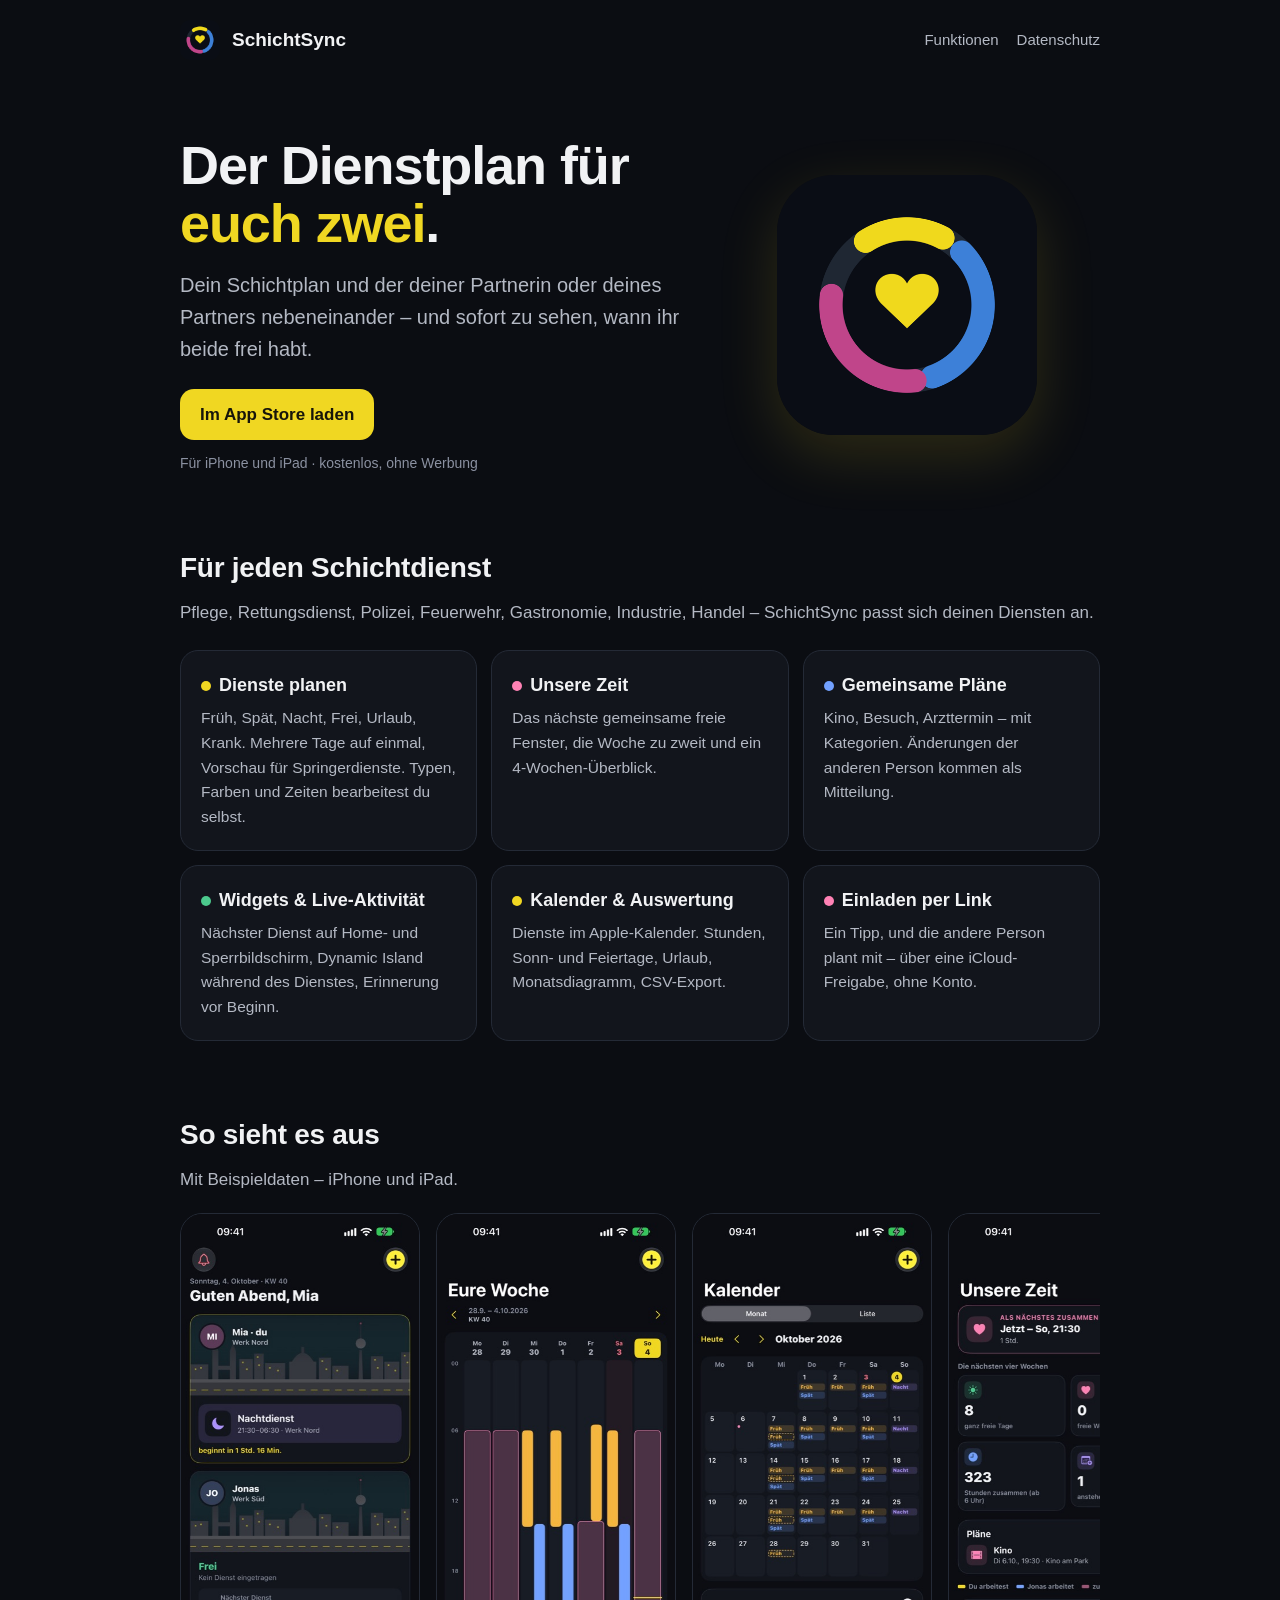
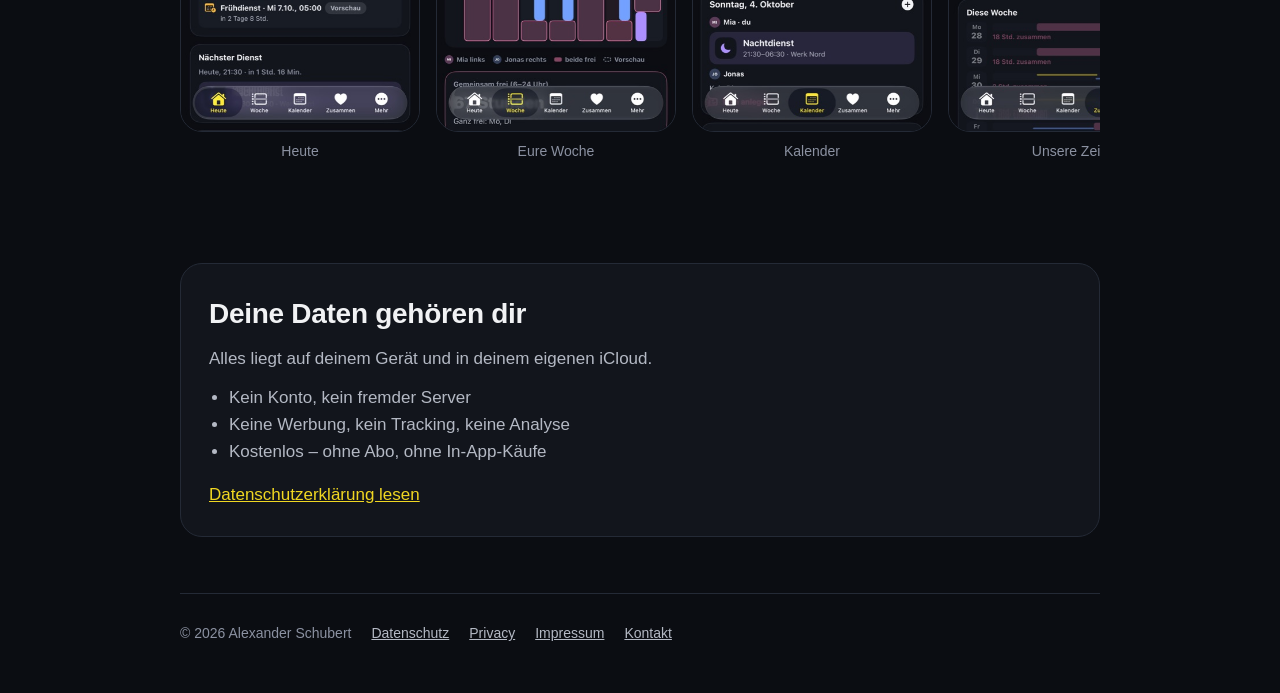
<file: index.html>
<!doctype html>
<html lang="de">
<head>
<meta charset="utf-8">
<meta name="viewport" content="width=device-width,initial-scale=1">
<title>SchichtSync – Dienstplan zu zweit</title>
<meta name="description" content="Dein Schichtplan und der deiner Partnerin oder deines Partners nebeneinander – mit der Zeit, in der ihr beide frei habt. Kostenlos, ohne Werbung, deine Daten bleiben in deinem iCloud.">
<meta property="og:title" content="SchichtSync – Dienstplan zu zweit">
<meta property="og:description" content="Zwei Dienstpläne nebeneinander und die Zeit, in der ihr beide frei habt.">
<meta property="og:image" content="icon.png">
<meta name="apple-itunes-app" content="app-id=6819067024">
<link rel="icon" href="icon.png">
<link rel="apple-touch-icon" href="apple-touch-icon.png">
<link rel="stylesheet" href="style.css">
</head>
<body>
<div class="wrap">
<header class="top"><img src="icon.png" alt=""><strong>SchichtSync</strong><nav><a href="#funktionen">Funktionen</a><a href="datenschutz.html">Datenschutz</a></nav></header>

<div class="hero">
  <div>
    <h1>Der Dienstplan für <em>euch zwei</em>.</h1>
    <p class="lead">Dein Schichtplan und der deiner Partnerin oder deines Partners nebeneinander – und sofort zu sehen, wann ihr beide frei habt.</p>
    <a class="badge" href="https://apps.apple.com/de/app/schichtsync/id6819067024">Im App Store laden</a>
    <p class="note">Für iPhone und iPad · kostenlos, ohne Werbung</p>
  </div>
  <img class="icon" src="icon.png" alt="SchichtSync App-Symbol">
</div>

<section id="funktionen">
  <h2>Für jeden Schichtdienst</h2>
  <p style="color:var(--text2);margin:0">Pflege, Rettungsdienst, Polizei, Feuerwehr, Gastronomie, Industrie, Handel – SchichtSync passt sich deinen Diensten an.</p>
  <div class="grid">
    <div class="card"><h3><span class="dot"></span>Dienste planen</h3><p>Früh, Spät, Nacht, Frei, Urlaub, Krank. Mehrere Tage auf einmal, Vorschau für Springerdienste. Typen, Farben und Zeiten bearbeitest du selbst.</p></div>
    <div class="card"><h3><span class="dot" style="background:var(--pink)"></span>Unsere Zeit</h3><p>Das nächste gemeinsame freie Fenster, die Woche zu zweit und ein 4-Wochen-Überblick.</p></div>
    <div class="card"><h3><span class="dot" style="background:var(--blue)"></span>Gemeinsame Pläne</h3><p>Kino, Besuch, Arzttermin – mit Kategorien. Änderungen der anderen Person kommen als Mitteilung.</p></div>
    <div class="card"><h3><span class="dot" style="background:var(--green)"></span>Widgets &amp; Live-Aktivität</h3><p>Nächster Dienst auf Home- und Sperrbildschirm, Dynamic Island während des Dienstes, Erinnerung vor Beginn.</p></div>
    <div class="card"><h3><span class="dot"></span>Kalender &amp; Auswertung</h3><p>Dienste im Apple-Kalender. Stunden, Sonn- und Feiertage, Urlaub, Monatsdiagramm, CSV-Export.</p></div>
    <div class="card"><h3><span class="dot" style="background:var(--pink)"></span>Einladen per Link</h3><p>Ein Tipp, und die andere Person plant mit – über eine iCloud-Freigabe, ohne Konto.</p></div>
  </div>
</section>

<section id="bilder">
  <h2>So sieht es aus</h2>
  <p style="color:var(--text2);margin:0">Mit Beispieldaten – iPhone und iPad.</p>
  <div class="shots">
    <figure><img src="shots/iphone-1-heute.jpg" alt="Heute: beide Personen und der nächste Dienst" loading="lazy"><figcaption>Heute</figcaption></figure>
    <figure><img src="shots/iphone-2-woche.jpg" alt="Eure Woche mit gemeinsam freier Zeit" loading="lazy"><figcaption>Eure Woche</figcaption></figure>
    <figure><img src="shots/iphone-3-kalender.jpg" alt="Monatskalender mit Diensten" loading="lazy"><figcaption>Kalender</figcaption></figure>
    <figure><img src="shots/iphone-4-zusammen.jpg" alt="Unsere Zeit: nächstes gemeinsames freies Fenster" loading="lazy"><figcaption>Unsere Zeit</figcaption></figure>
  </div>
</section>

<section>
  <div class="privacy">
    <h2>Deine Daten gehören dir</h2>
    <p style="color:var(--text2);margin:0">Alles liegt auf deinem Gerät und in deinem eigenen iCloud.</p>
    <ul>
      <li>Kein Konto, kein fremder Server</li>
      <li>Keine Werbung, kein Tracking, keine Analyse</li>
      <li>Kostenlos – ohne Abo, ohne In-App-Käufe</li>
    </ul>
    <p style="margin:16px 0 0"><a href="datenschutz.html">Datenschutzerklärung lesen</a></p>
  </div>
</section>

<footer><span>© 2026 Alexander Schubert</span><a href="datenschutz.html">Datenschutz</a><a href="privacy.html">Privacy</a><a href="impressum.html">Impressum</a><a href="mailto:schubert.alexander@me.com">Kontakt</a></footer>
</div>
</body>
</html>
</file>
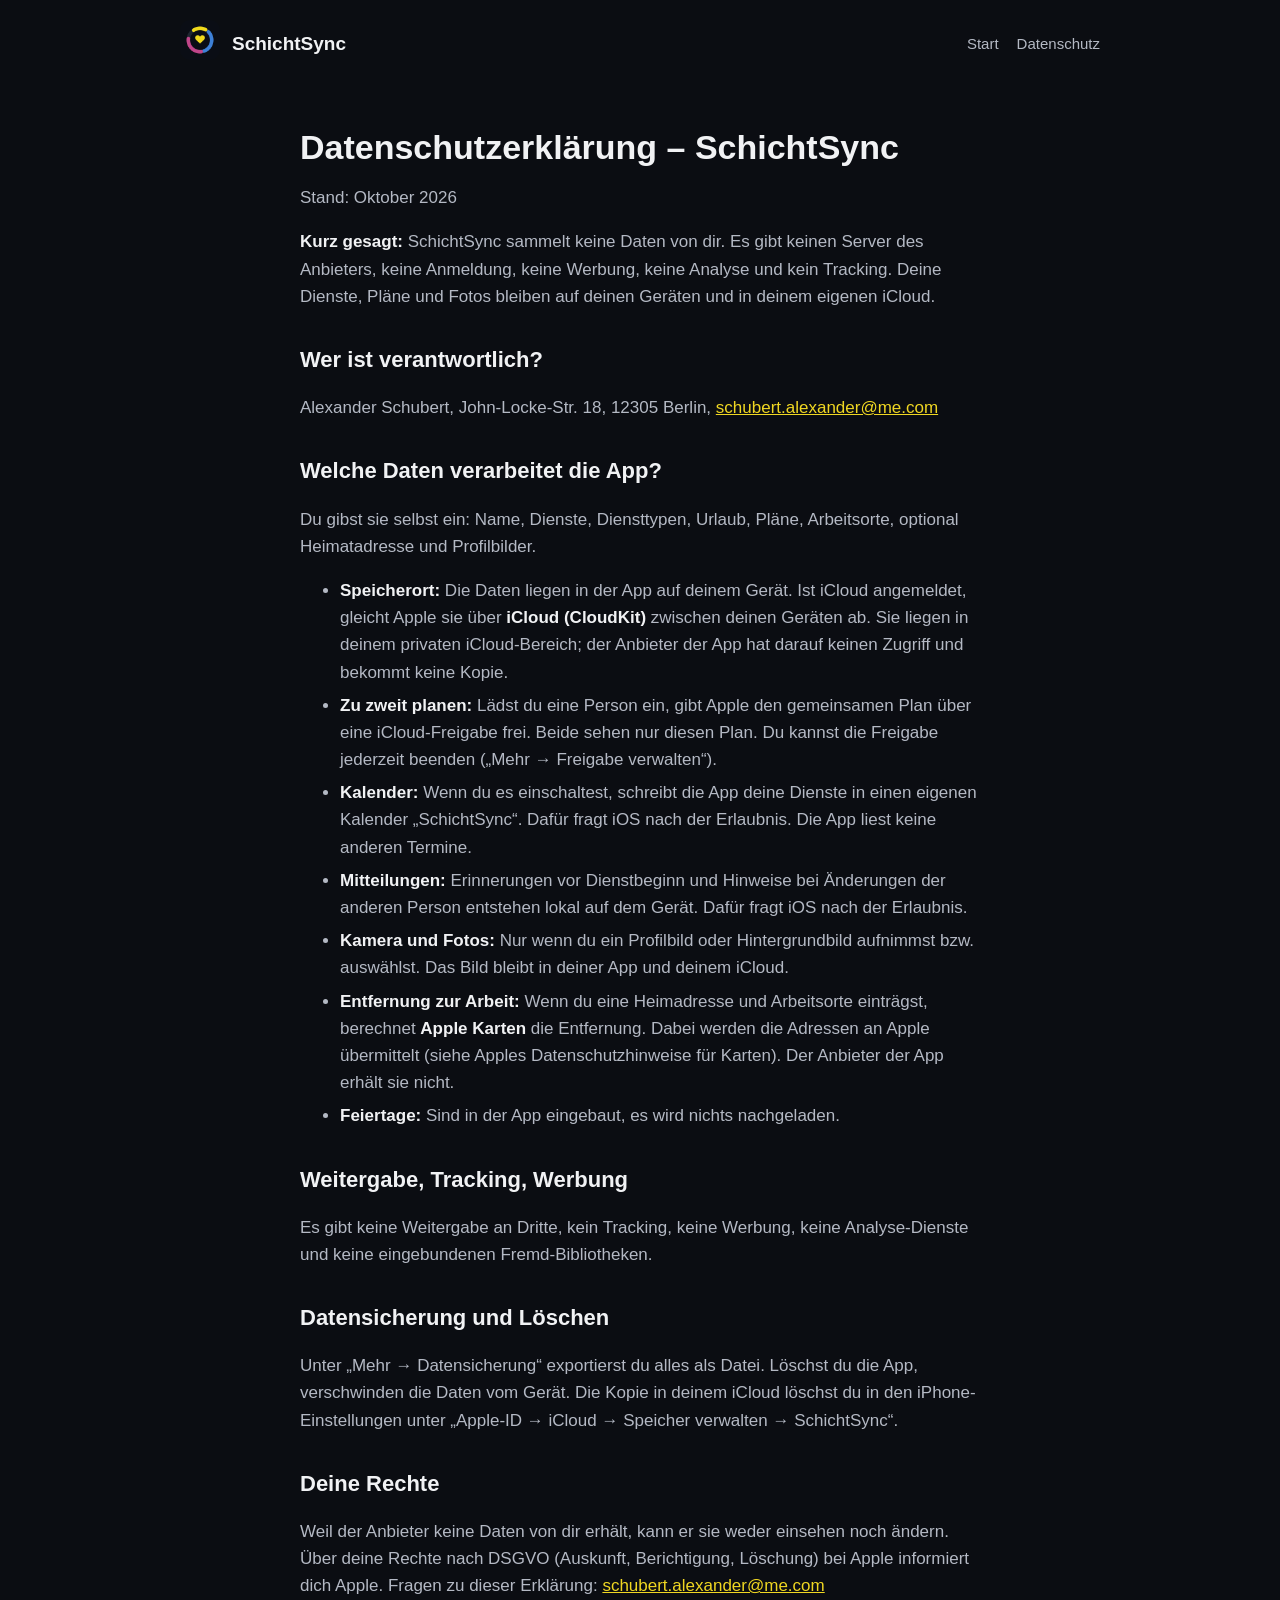
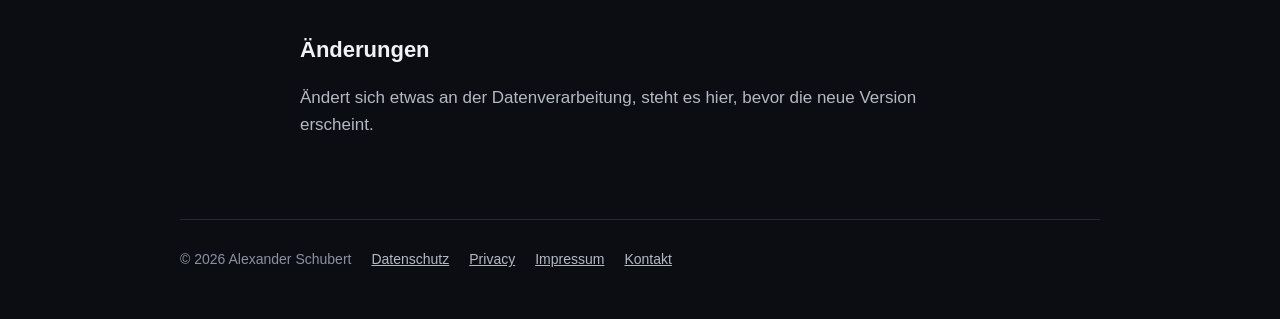
<file: datenschutz.html>
<!doctype html>
<html lang="de">
<head>
<meta charset="utf-8">
<meta name="viewport" content="width=device-width,initial-scale=1">
<title>Datenschutz – SchichtSync</title>
<meta name="description" content="Datenschutzerklärung der App SchichtSync">
<link rel="icon" href="icon.png">
<link rel="apple-touch-icon" href="apple-touch-icon.png">
<link rel="stylesheet" href="style.css">
</head>
<body>
<div class="wrap">
<header class="top"><a href="./"><img src="icon.png" alt=""></a><strong>SchichtSync</strong><nav><a href="./">Start</a><a href="datenschutz.html">Datenschutz</a></nav></header>
</div>
<main class="doc"><h1>Datenschutzerklärung – SchichtSync</h1>
<p>Stand: Oktober 2026</p>
<p><strong>Kurz gesagt:</strong> SchichtSync sammelt keine Daten von dir. Es gibt keinen Server des Anbieters, keine Anmeldung, keine Werbung, keine Analyse und kein Tracking. Deine Dienste, Pläne und Fotos bleiben auf deinen Geräten und in deinem eigenen iCloud.</p>
<h2>Wer ist verantwortlich?</h2>
<p>Alexander Schubert, John-Locke-Str. 18, 12305 Berlin, <a href="mailto:schubert.alexander@me.com">schubert.alexander@me.com</a></p>
<h2>Welche Daten verarbeitet die App?</h2>
<p>Du gibst sie selbst ein: Name, Dienste, Diensttypen, Urlaub, Pläne, Arbeitsorte, optional Heimatadresse und Profilbilder.</p>
<ul>
<li><strong>Speicherort:</strong> Die Daten liegen in der App auf deinem Gerät. Ist iCloud angemeldet, gleicht Apple sie über <strong>iCloud (CloudKit)</strong> zwischen deinen Geräten ab. Sie liegen in deinem privaten iCloud-Bereich; der Anbieter der App hat darauf keinen Zugriff und bekommt keine Kopie.</li>
<li><strong>Zu zweit planen:</strong> Lädst du eine Person ein, gibt Apple den gemeinsamen Plan über eine iCloud-Freigabe frei. Beide sehen nur diesen Plan. Du kannst die Freigabe jederzeit beenden („Mehr → Freigabe verwalten“).</li>
<li><strong>Kalender:</strong> Wenn du es einschaltest, schreibt die App deine Dienste in einen eigenen Kalender „SchichtSync“. Dafür fragt iOS nach der Erlaubnis. Die App liest keine anderen Termine.</li>
<li><strong>Mitteilungen:</strong> Erinnerungen vor Dienstbeginn und Hinweise bei Änderungen der anderen Person entstehen lokal auf dem Gerät. Dafür fragt iOS nach der Erlaubnis.</li>
<li><strong>Kamera und Fotos:</strong> Nur wenn du ein Profilbild oder Hintergrundbild aufnimmst bzw. auswählst. Das Bild bleibt in deiner App und deinem iCloud.</li>
<li><strong>Entfernung zur Arbeit:</strong> Wenn du eine Heimadresse und Arbeitsorte einträgst, berechnet <strong>Apple Karten</strong> die Entfernung. Dabei werden die Adressen an Apple übermittelt (siehe Apples Datenschutzhinweise für Karten). Der Anbieter der App erhält sie nicht.</li>
<li><strong>Feiertage:</strong> Sind in der App eingebaut, es wird nichts nachgeladen.</li>
</ul>
<h2>Weitergabe, Tracking, Werbung</h2>
<p>Es gibt keine Weitergabe an Dritte, kein Tracking, keine Werbung, keine Analyse-Dienste und keine eingebundenen Fremd-Bibliotheken.</p>
<h2>Datensicherung und Löschen</h2>
<p>Unter „Mehr → Datensicherung“ exportierst du alles als Datei. Löschst du die App, verschwinden die Daten vom Gerät. Die Kopie in deinem iCloud löschst du in den iPhone-Einstellungen unter „Apple-ID → iCloud → Speicher verwalten → SchichtSync“.</p>
<h2>Deine Rechte</h2>
<p>Weil der Anbieter keine Daten von dir erhält, kann er sie weder einsehen noch ändern. Über deine Rechte nach DSGVO (Auskunft, Berichtigung, Löschung) bei Apple informiert dich Apple. Fragen zu dieser Erklärung: <a href="mailto:schubert.alexander@me.com">schubert.alexander@me.com</a></p>
<h2>Änderungen</h2>
<p>Ändert sich etwas an der Datenverarbeitung, steht es hier, bevor die neue Version erscheint.</p></main>
<div class="wrap"><footer><span>© 2026 Alexander Schubert</span><a href="datenschutz.html">Datenschutz</a><a href="privacy.html">Privacy</a><a href="impressum.html">Impressum</a><a href="mailto:schubert.alexander@me.com">Kontakt</a></footer></div>
</body>
</html>
</file>
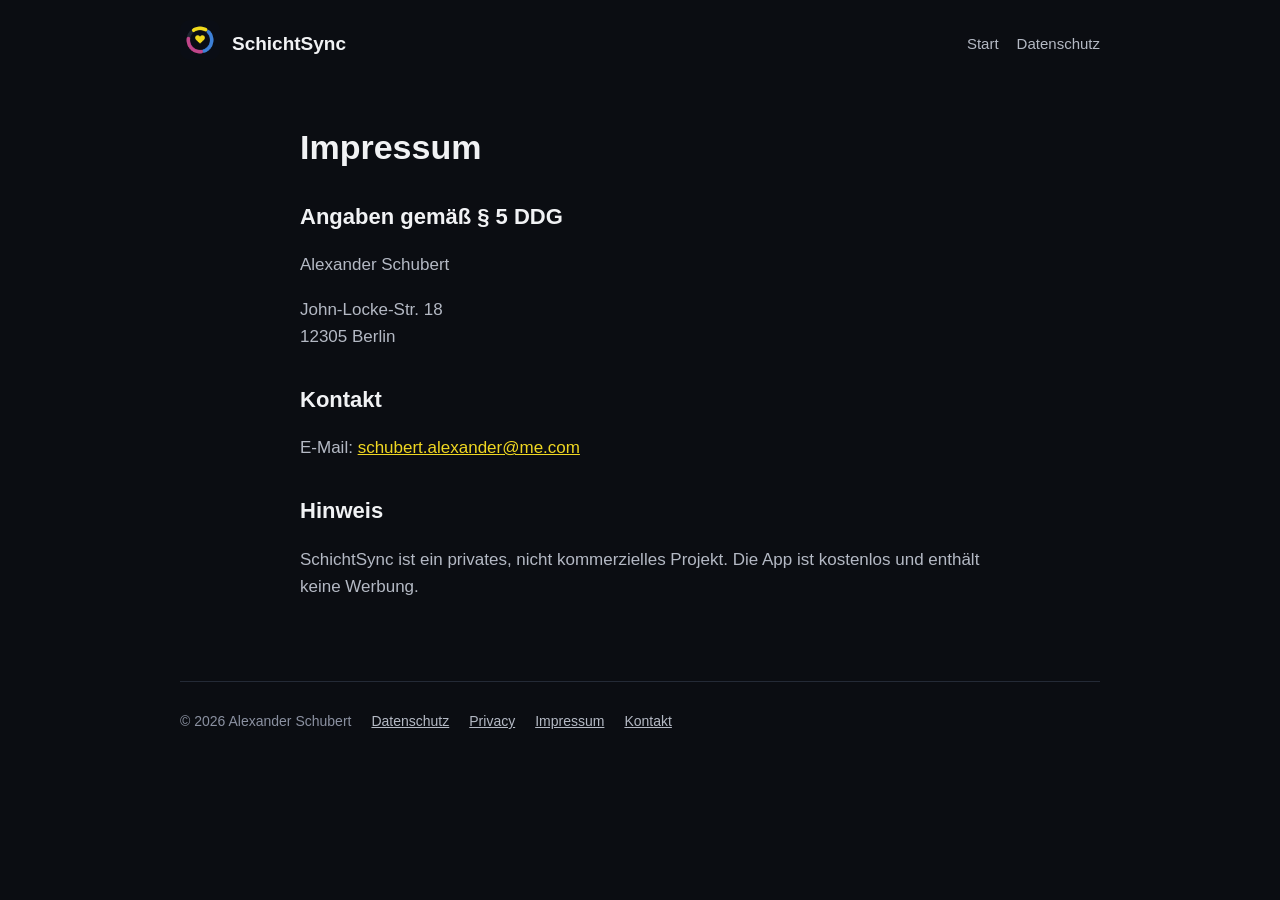
<file: impressum.html>
<!doctype html>
<html lang="de">
<head>
<meta charset="utf-8">
<meta name="viewport" content="width=device-width,initial-scale=1">
<title>Impressum – SchichtSync</title>
<meta name="description" content="Impressum">
<link rel="icon" href="icon.png">
<link rel="apple-touch-icon" href="apple-touch-icon.png">
<link rel="stylesheet" href="style.css">
</head>
<body>
<div class="wrap">
<header class="top"><a href="./"><img src="icon.png" alt=""></a><strong>SchichtSync</strong><nav><a href="./">Start</a><a href="datenschutz.html">Datenschutz</a></nav></header>
</div>
<main class="doc"><h1>Impressum</h1>
<h2>Angaben gemäß § 5 DDG</h2>
<p>Alexander Schubert</p>
<p>John-Locke-Str. 18<br>12305 Berlin</p>
<h2>Kontakt</h2>
<p>E-Mail: <a href="mailto:schubert.alexander@me.com">schubert.alexander@me.com</a></p>
<h2>Hinweis</h2>
<p>SchichtSync ist ein privates, nicht kommerzielles Projekt. Die App ist kostenlos und enthält keine Werbung.</p></main>
<div class="wrap"><footer><span>© 2026 Alexander Schubert</span><a href="datenschutz.html">Datenschutz</a><a href="privacy.html">Privacy</a><a href="impressum.html">Impressum</a><a href="mailto:schubert.alexander@me.com">Kontakt</a></footer></div>
</body>
</html>
</file>
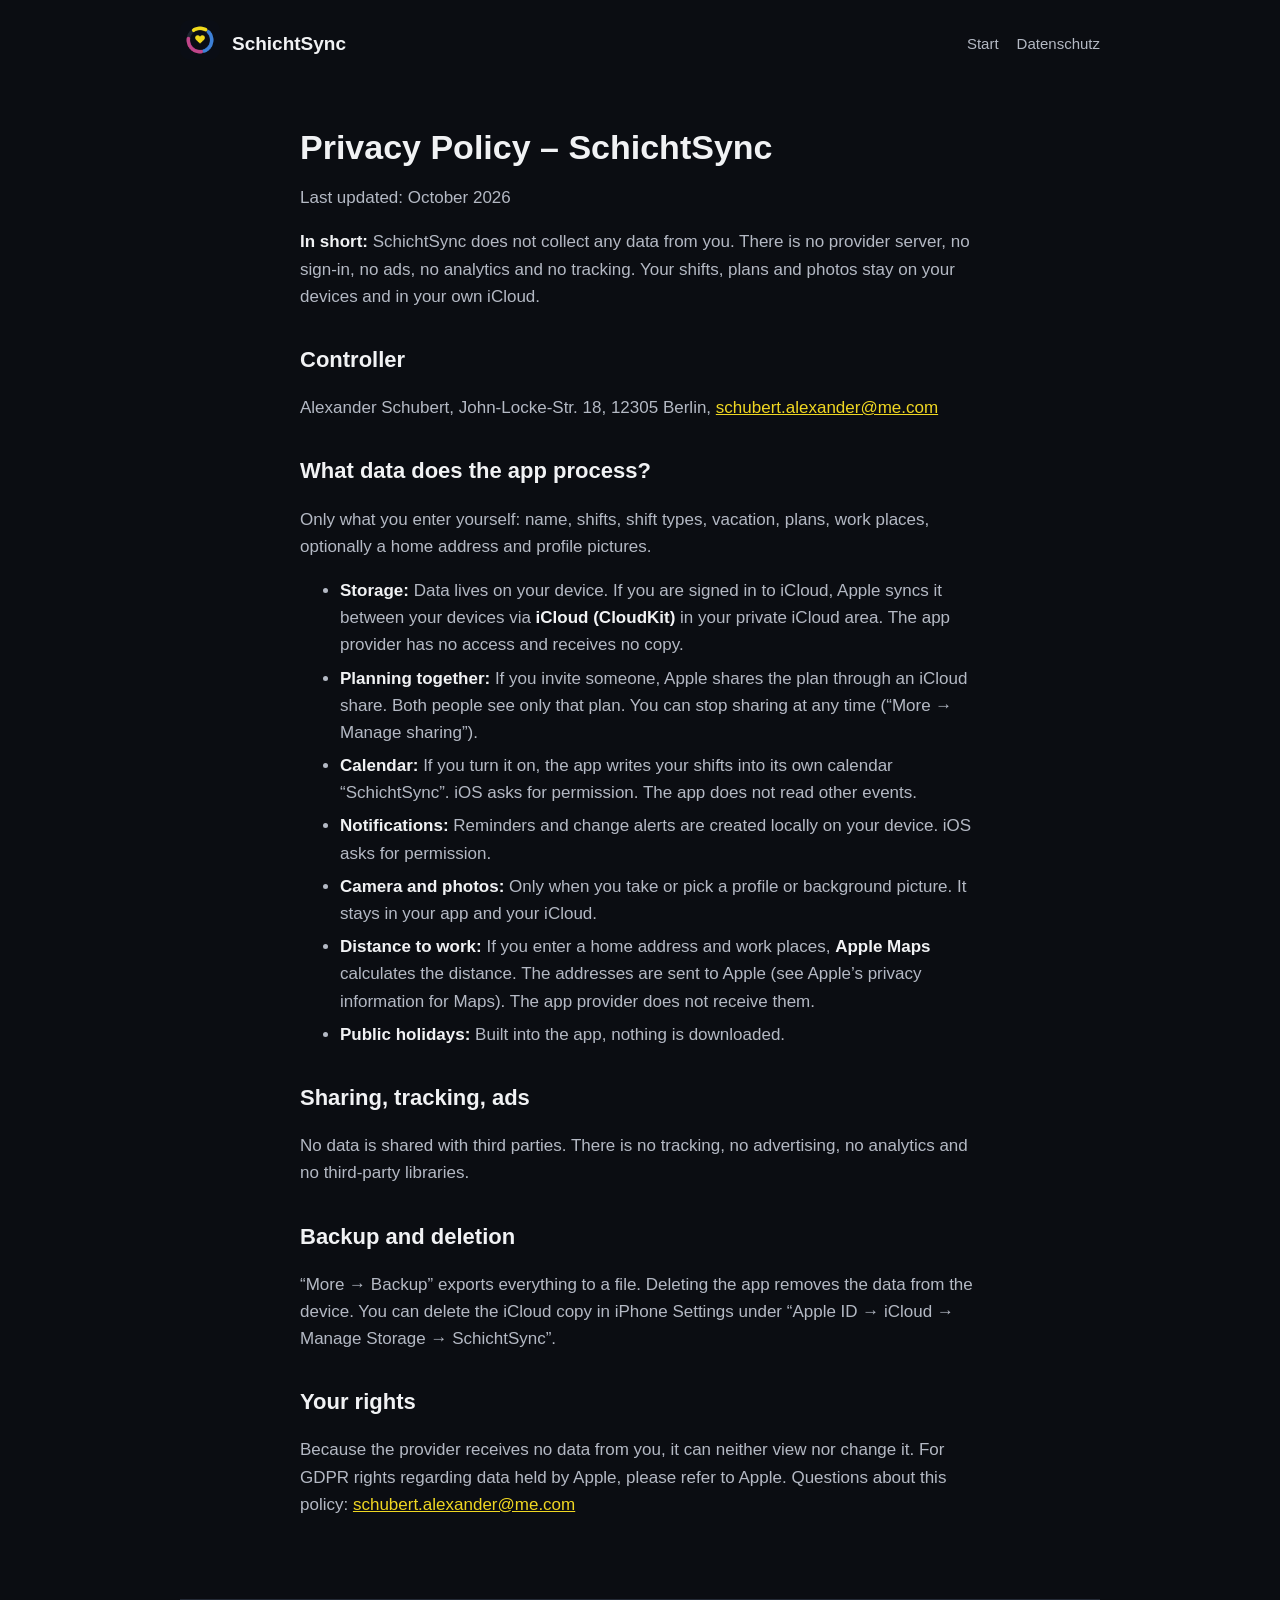
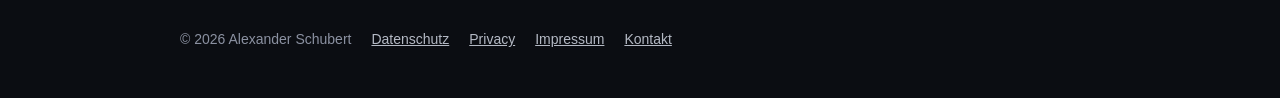
<file: privacy.html>
<!doctype html>
<html lang="en">
<head>
<meta charset="utf-8">
<meta name="viewport" content="width=device-width,initial-scale=1">
<title>Privacy – SchichtSync</title>
<meta name="description" content="Datenschutzerklärung der App SchichtSync">
<link rel="icon" href="icon.png">
<link rel="apple-touch-icon" href="apple-touch-icon.png">
<link rel="stylesheet" href="style.css">
</head>
<body>
<div class="wrap">
<header class="top"><a href="./"><img src="icon.png" alt=""></a><strong>SchichtSync</strong><nav><a href="./">Start</a><a href="datenschutz.html">Datenschutz</a></nav></header>
</div>
<main class="doc"><h1>Privacy Policy – SchichtSync</h1>
<p>Last updated: October 2026</p>
<p><strong>In short:</strong> SchichtSync does not collect any data from you. There is no provider server, no sign-in, no ads, no analytics and no tracking. Your shifts, plans and photos stay on your devices and in your own iCloud.</p>
<h2>Controller</h2>
<p>Alexander Schubert, John-Locke-Str. 18, 12305 Berlin, <a href="mailto:schubert.alexander@me.com">schubert.alexander@me.com</a></p>
<h2>What data does the app process?</h2>
<p>Only what you enter yourself: name, shifts, shift types, vacation, plans, work places, optionally a home address and profile pictures.</p>
<ul>
<li><strong>Storage:</strong> Data lives on your device. If you are signed in to iCloud, Apple syncs it between your devices via <strong>iCloud (CloudKit)</strong> in your private iCloud area. The app provider has no access and receives no copy.</li>
<li><strong>Planning together:</strong> If you invite someone, Apple shares the plan through an iCloud share. Both people see only that plan. You can stop sharing at any time (“More → Manage sharing”).</li>
<li><strong>Calendar:</strong> If you turn it on, the app writes your shifts into its own calendar “SchichtSync”. iOS asks for permission. The app does not read other events.</li>
<li><strong>Notifications:</strong> Reminders and change alerts are created locally on your device. iOS asks for permission.</li>
<li><strong>Camera and photos:</strong> Only when you take or pick a profile or background picture. It stays in your app and your iCloud.</li>
<li><strong>Distance to work:</strong> If you enter a home address and work places, <strong>Apple Maps</strong> calculates the distance. The addresses are sent to Apple (see Apple’s privacy information for Maps). The app provider does not receive them.</li>
<li><strong>Public holidays:</strong> Built into the app, nothing is downloaded.</li>
</ul>
<h2>Sharing, tracking, ads</h2>
<p>No data is shared with third parties. There is no tracking, no advertising, no analytics and no third-party libraries.</p>
<h2>Backup and deletion</h2>
<p>“More → Backup” exports everything to a file. Deleting the app removes the data from the device. You can delete the iCloud copy in iPhone Settings under “Apple ID → iCloud → Manage Storage → SchichtSync”.</p>
<h2>Your rights</h2>
<p>Because the provider receives no data from you, it can neither view nor change it. For GDPR rights regarding data held by Apple, please refer to Apple. Questions about this policy: <a href="mailto:schubert.alexander@me.com">schubert.alexander@me.com</a></p></main>
<div class="wrap"><footer><span>© 2026 Alexander Schubert</span><a href="datenschutz.html">Datenschutz</a><a href="privacy.html">Privacy</a><a href="impressum.html">Impressum</a><a href="mailto:schubert.alexander@me.com">Kontakt</a></footer></div>
</body>
</html>
</file>
<file: style.css>
:root{--bg:#0b0d12;--surface:#12151c;--surface2:#181c25;--border:#242a36;--text:#f1f2f4;--text2:#b4b9c4;--muted:#8b91a1;--yellow:#f0d722;--ink:#17150a;--pink:#ff82b5;--blue:#72a1ff;--green:#4cc98d}
*{box-sizing:border-box}
html{color-scheme:dark}
body{margin:0;background:var(--bg);color:var(--text);font:17px/1.6 -apple-system,BlinkMacSystemFont,"SF Pro Text","Segoe UI",Roboto,sans-serif;-webkit-font-smoothing:antialiased}
a{color:var(--yellow)}
.wrap{max-width:960px;margin:0 auto;padding:0 20px}
header.top{padding:20px 0;display:flex;align-items:center;gap:12px}
header.top img{width:40px;height:40px;border-radius:10px}
header.top strong{font-size:19px}
header.top nav{margin-left:auto;display:flex;gap:18px;font-size:15px}
header.top nav a{color:var(--text2);text-decoration:none}
.hero{padding:56px 0 40px;display:grid;gap:32px;align-items:center}
@media(min-width:760px){.hero{grid-template-columns:1.3fr 1fr}}
.hero>*{min-width:0}
.hero h1{font-size:clamp(34px,6vw,54px);line-height:1.08;margin:0 0 16px;font-weight:900;letter-spacing:-.02em}
.hero h1 em{font-style:normal;color:var(--yellow)}
.hero p.lead{font-size:20px;color:var(--text2);margin:0 0 24px}
.hero img.icon{width:min(260px,60vw);border-radius:22%;justify-self:center;box-shadow:0 20px 60px rgba(240,215,34,.15)}
.badge{display:inline-block;padding:12px 20px;border-radius:14px;background:var(--yellow);color:var(--ink);font-weight:800;text-decoration:none}
.hero p.note{margin:12px 0 0;color:var(--muted);font-size:14px}
.badge.soft{background:var(--surface2);color:var(--text2);border:1px solid var(--border);font-weight:600}
.grid{display:grid;gap:14px;padding:24px 0 8px}
@media(min-width:640px){.grid{grid-template-columns:repeat(2,1fr)}}
@media(min-width:900px){.grid{grid-template-columns:repeat(3,1fr)}}
.card{background:var(--surface);border:1px solid var(--border);border-radius:18px;padding:20px}
.card h3{margin:0 0 6px;font-size:18px}
.card p{margin:0;color:var(--text2);font-size:15.5px}
.card .dot{width:10px;height:10px;border-radius:50%;display:inline-block;margin-right:8px;background:var(--yellow)}
section{padding:32px 0}
section h2{font-size:28px;margin:0 0 8px;letter-spacing:-.01em}
.privacy{background:var(--surface);border:1px solid var(--border);border-radius:22px;padding:28px;margin:24px 0}
.privacy ul{margin:12px 0 0;padding-left:20px;color:var(--text2)}
footer{border-top:1px solid var(--border);padding:28px 0 48px;color:var(--muted);font-size:14px;display:flex;flex-wrap:wrap;gap:8px 20px}
footer a{color:var(--text2)}
.doc{max-width:720px;margin:0 auto;padding:32px 20px 64px}
.doc h1{font-size:34px;line-height:1.15;margin:8px 0 4px}
.doc h2{font-size:22px;margin:32px 0 6px}
.doc li{margin:6px 0}
.doc p,.doc li{color:var(--text2)}
.doc strong{color:var(--text)}
.shots{display:flex;gap:16px;overflow-x:auto;padding:20px 4px 12px;scroll-snap-type:x mandatory;-webkit-overflow-scrolling:touch}
.shots figure{margin:0;flex:0 0 min(240px,62vw);scroll-snap-align:start}
.shots img{width:100%;display:block;border-radius:22px;border:1px solid var(--border)}
.shots figcaption{margin-top:8px;text-align:center;color:var(--muted);font-size:14px}
@media(max-width:480px){header.top nav{gap:12px}header.top nav a:first-child{display:none}body{overflow-x:hidden}}
</file>
